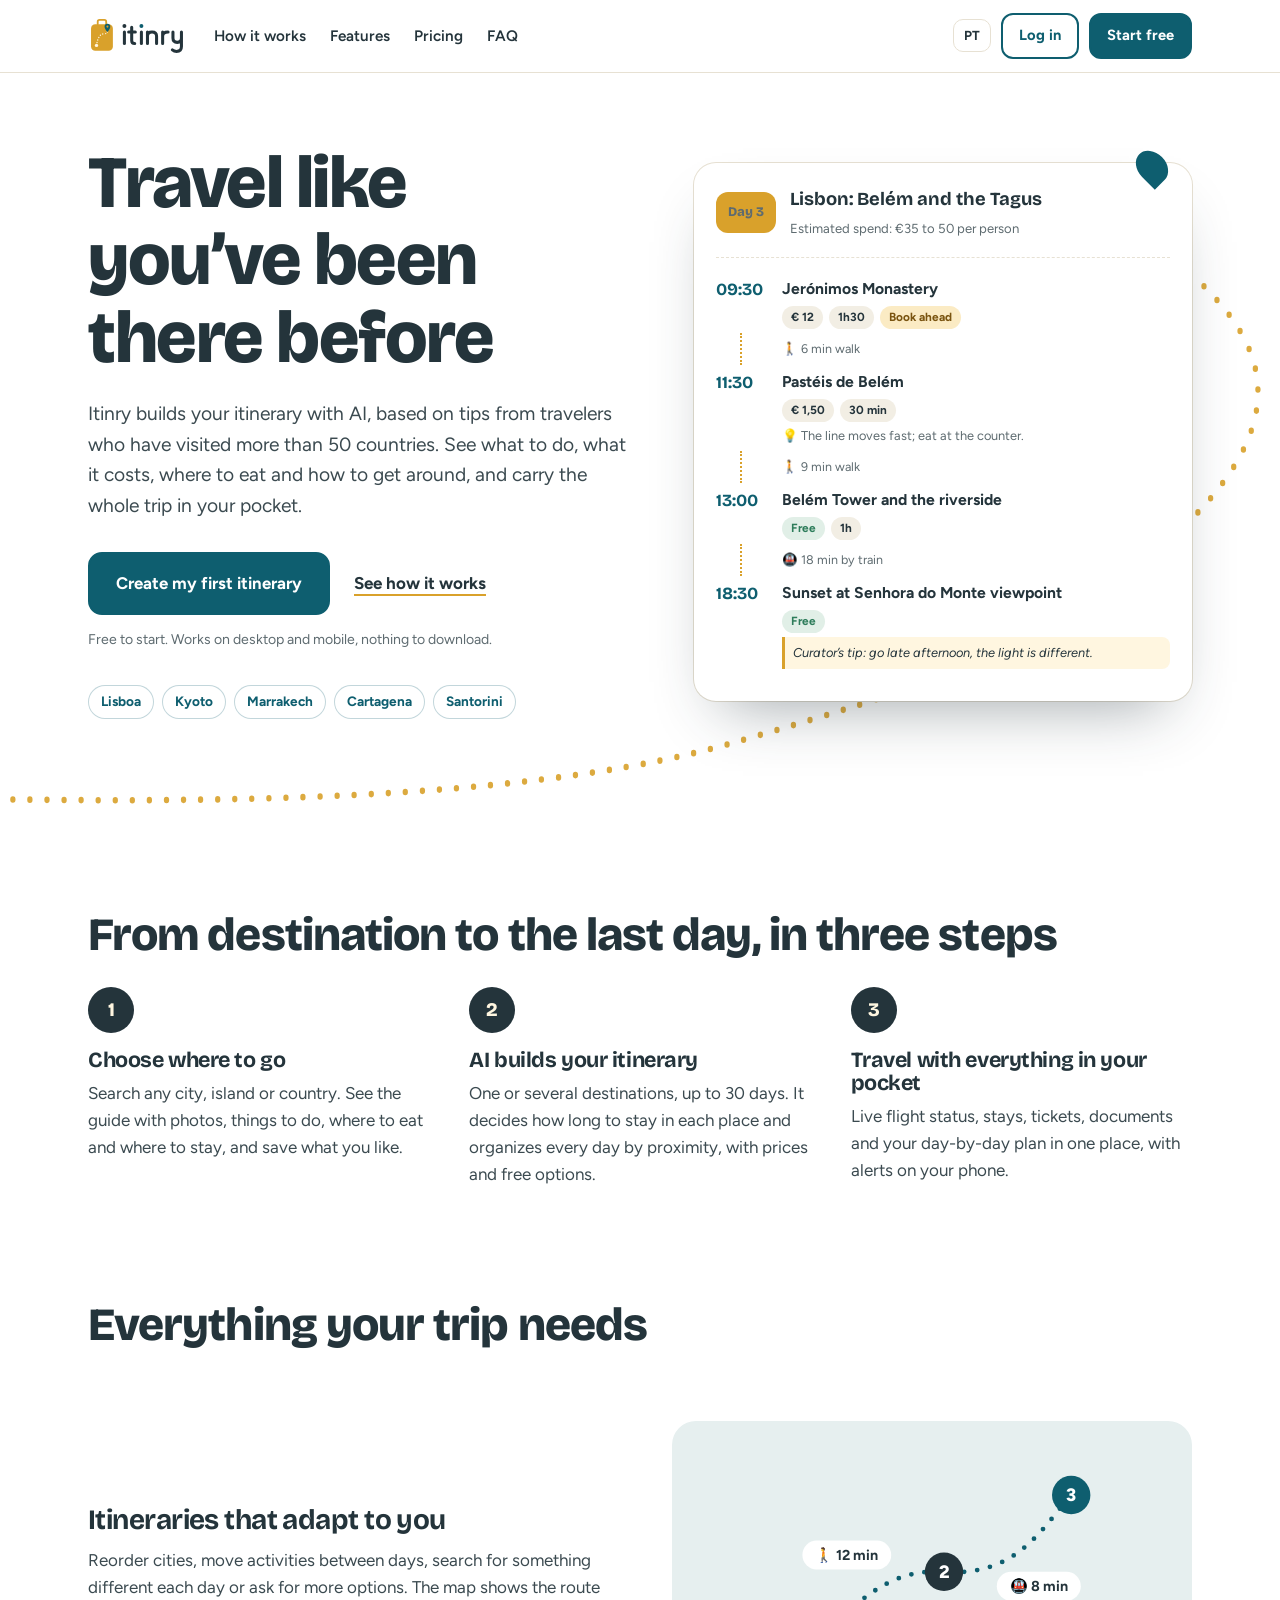
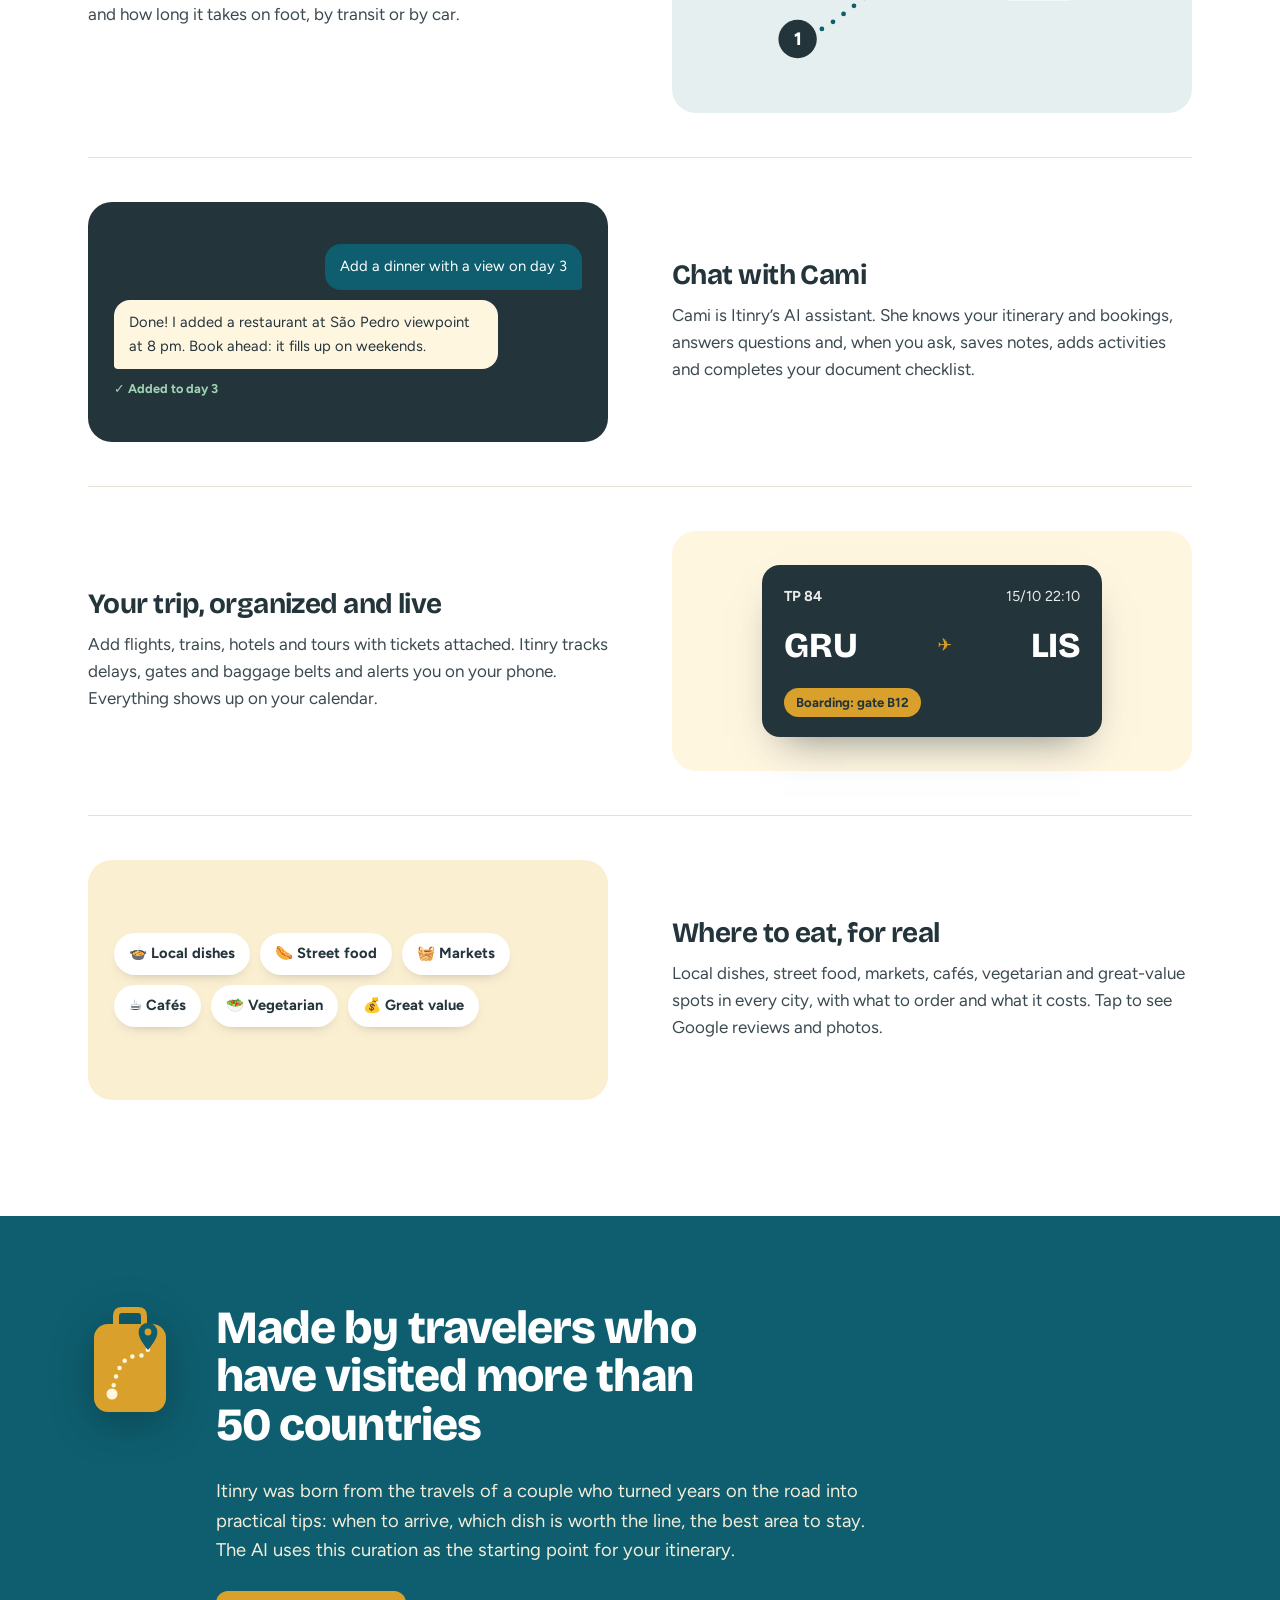
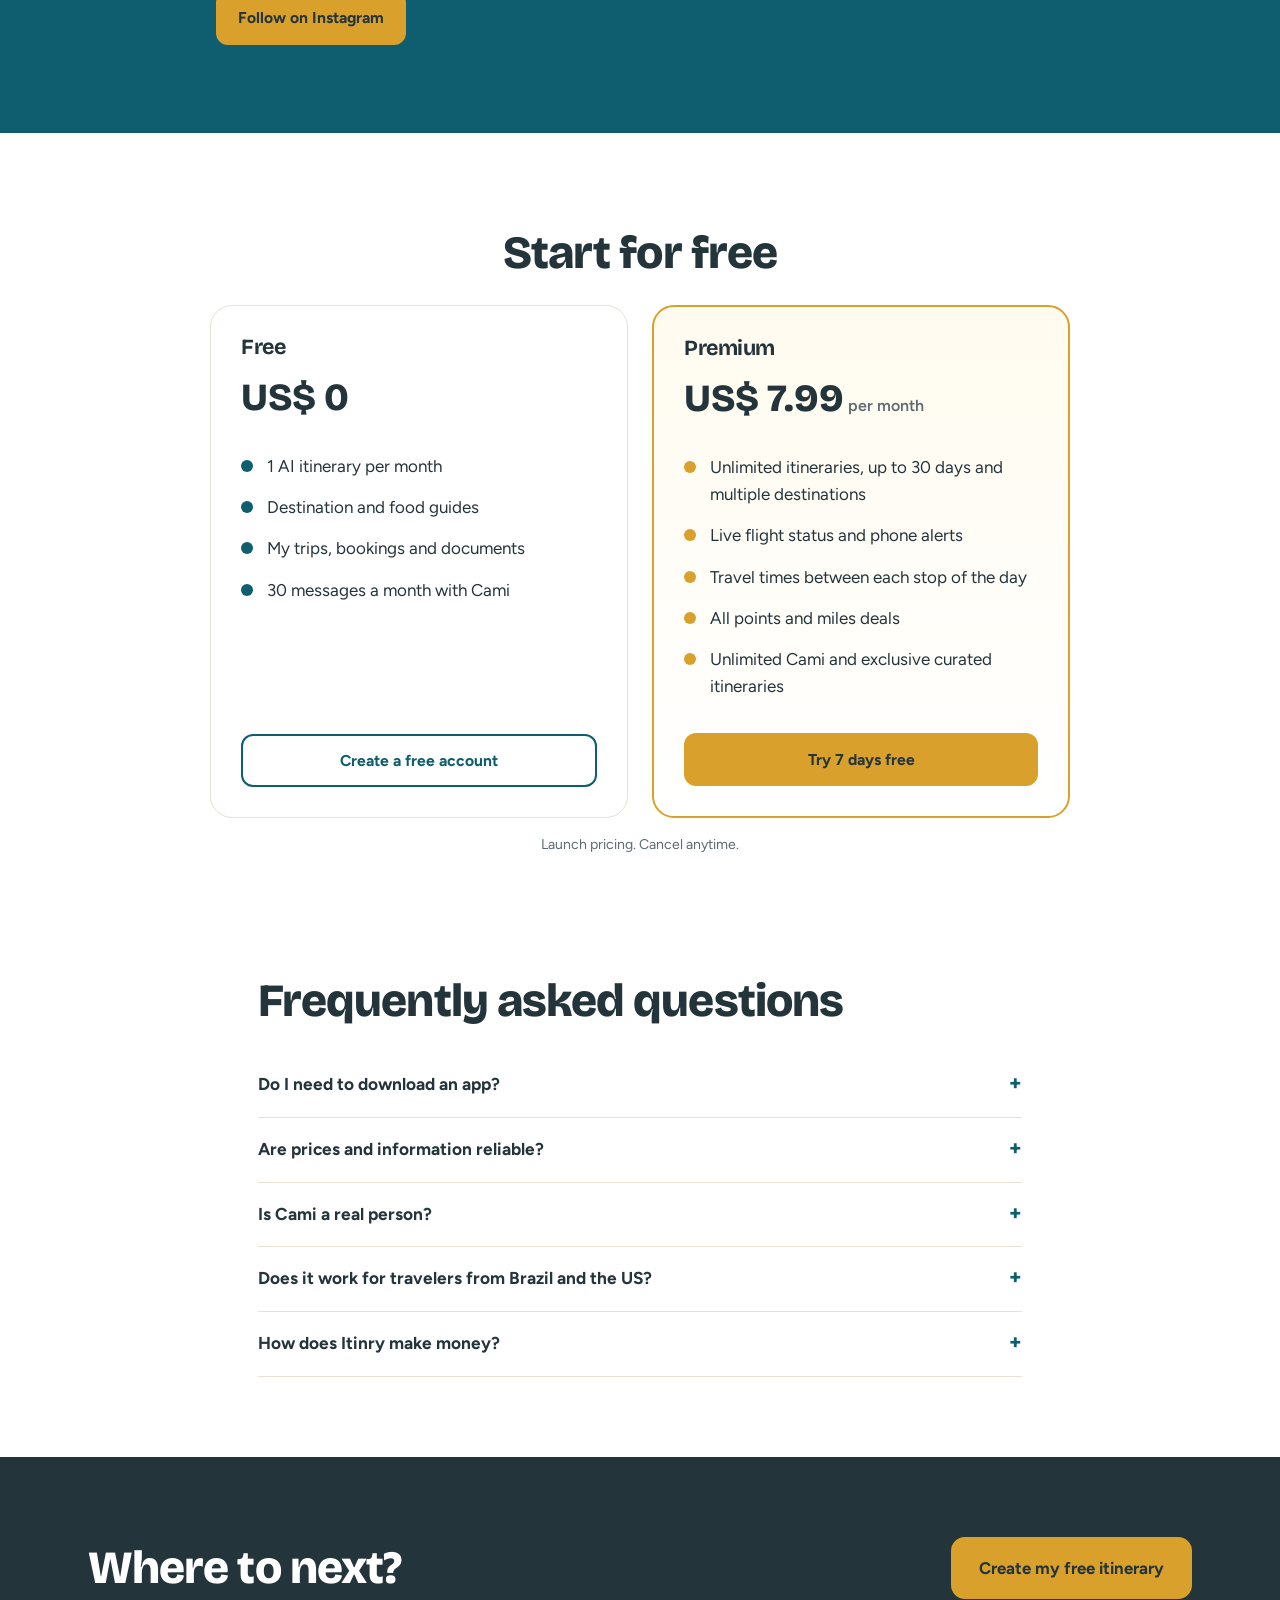
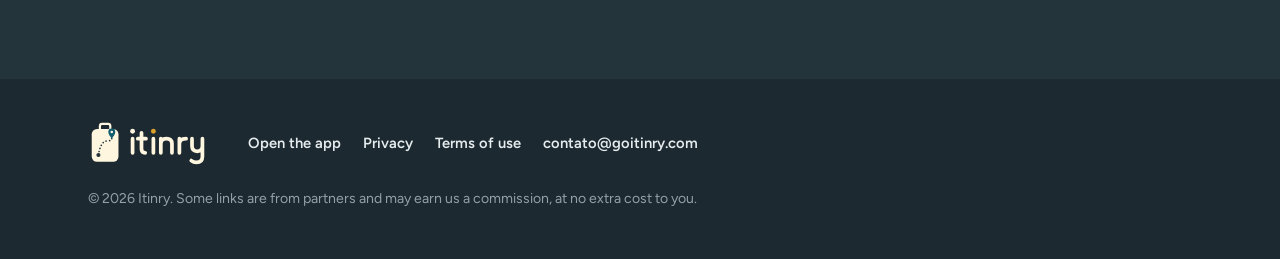
<file: index.html>
<!DOCTYPE html>
<html lang="pt-BR">
<head>
<meta charset="UTF-8">
<meta name="viewport" content="width=device-width, initial-scale=1, viewport-fit=cover">
<title>Itinry: roteiros de viagem com IA e curadoria de quem já esteve lá</title>
<meta name="description" content="Monte roteiros com IA, descubra o que fazer e onde comer, acompanhe seus voos ao vivo e tenha a viagem inteira num só lugar. Curadoria de quem já visitou mais de 50 países.">
<link rel="canonical" href="https://www.goitinry.com/">
<meta name="theme-color" content="#24343B">
<link rel="icon" href="/favicon.ico" sizes="any">
<link rel="icon" href="/icon.svg" type="image/svg+xml">
<link rel="apple-touch-icon" href="/apple-touch-icon.png">
<meta property="og:type" content="website">
<meta property="og:site_name" content="Itinry">
<meta property="og:title" content="Itinry: viaje como quem já conhece">
<meta property="og:description" content="Roteiros com IA, guias de destinos, gastronomia, voos ao vivo e a Cami, sua assistente de viagem.">
<meta property="og:image" content="https://www.goitinry.com/og.png">
<meta property="og:url" content="https://www.goitinry.com/">
<meta name="twitter:card" content="summary_large_image">
<link rel="preconnect" href="https://fonts.googleapis.com">
<link rel="preconnect" href="https://fonts.gstatic.com" crossorigin>
<link href="https://fonts.googleapis.com/css2?family=Bricolage+Grotesque:opsz,wght@12..96,500;12..96,700;12..96,800&family=Figtree:wght@400;500;600;700&display=swap" rel="stylesheet">
<link rel="stylesheet" href="/styles.css">
</head>
<body>
<a class="skip" href="#conteudo" data-i18n="skip">Pular para o conteúdo</a>

<header class="nav">
  <div class="wrap nav-in">
    <a href="/" class="nav-logo" aria-label="Itinry"><img src="/brand/itinry-horizontal-cor.svg" alt="Itinry" width="132" height="54"></a>
    <nav class="nav-links" aria-label="Seções">
      <a href="#como-funciona" data-i18n="nav.how">Como funciona</a>
      <a href="#recursos" data-i18n="nav.features">Recursos</a>
      <a href="#planos" data-i18n="nav.pricing">Planos</a>
      <a href="#perguntas" data-i18n="nav.faq">Perguntas</a>
    </nav>
    <div class="nav-actions">
      <button class="lang" type="button" data-lang-toggle aria-label="Mudar idioma">EN</button>
      <a class="btn btn-ghost" href="https://app.goitinry.com" data-i18n="nav.login">Entrar</a>
      <a class="btn" href="https://app.goitinry.com" data-i18n="nav.start">Começar grátis</a>
    </div>
  </div>
</header>

<main id="conteudo">
  <!-- ============ Abertura ============ -->
  <section class="hero">
    <svg class="route" viewBox="0 0 1200 560" preserveAspectRatio="none" aria-hidden="true">
      <path class="route-path" d="M-20 548 C 260 552, 520 545, 690 505 S 1010 430, 1125 330 S 1150 170, 1062 116"/>
    </svg>
    <div class="wrap hero-in">
      <div class="hero-copy">
        <h1 data-i18n="hero.title">Viaje como quem já conhece</h1>
        <p class="lead" data-i18n="hero.lead">O Itinry monta seu roteiro com IA a partir da curadoria de quem já visitou mais de 50 países. Você vê o que fazer, quanto custa, onde comer e como chegar, e leva a viagem inteira no bolso.</p>
        <div class="hero-cta">
          <a class="btn btn-lg" href="https://app.goitinry.com" data-i18n="hero.cta">Criar meu primeiro roteiro</a>
          <a class="link" href="#como-funciona" data-i18n="hero.secondary">Ver como funciona</a>
        </div>
        <p class="fine" data-i18n="hero.fine">Grátis para começar. Funciona no computador e no celular, sem baixar nada.</p>
        <ul class="stops" aria-label="Exemplos de destinos">
          <li>Lisboa</li><li>Kyoto</li><li>Marrakech</li><li>Cartagena</li><li>Santorini</li>
        </ul>
      </div>

      <figure class="day" aria-label="Exemplo de um dia de roteiro no Itinry">
        <div class="day-head">
          <span class="day-num" data-i18n="demo.day">Dia 3</span>
          <div>
            <b data-i18n="demo.title">Lisboa: Belém e o Tejo</b>
            <span data-i18n="demo.cost">Gasto estimado: € 35 a 50 por pessoa</span>
          </div>
        </div>
        <ol class="day-list">
          <li><time>09:30</time><div><b data-i18n="demo.i1">Mosteiro dos Jerónimos</b><span class="chips"><em>€ 12</em><em>1h30</em><em class="warn" data-i18n="demo.book">Reserve antes</em></span></div></li>
          <li class="walk"><span data-i18n="demo.w1">🚶 6 min a pé</span></li>
          <li><time>11:30</time><div><b data-i18n="demo.i2">Pastéis de Belém</b><span class="chips"><em>€ 1,50</em><em>30 min</em></span><small data-i18n="demo.tip">💡 A fila anda rápido; coma no balcão.</small></div></li>
          <li class="walk"><span data-i18n="demo.w2">🚶 9 min a pé</span></li>
          <li><time>13:00</time><div><b data-i18n="demo.i3">Torre de Belém por fora e beira-rio</b><span class="chips"><em class="free" data-i18n="demo.free">Grátis</em><em>1h</em></span></div></li>
          <li class="walk"><span data-i18n="demo.w3">🚇 18 min de trem</span></li>
          <li><time>18:30</time><div><b data-i18n="demo.i4">Pôr do sol no Miradouro da Senhora do Monte</b><span class="chips"><em class="free" data-i18n="demo.free">Grátis</em></span><small class="curator" data-i18n="demo.curator">Dica da curadoria: vá no fim da tarde, a luz é outra.</small></div></li>
        </ol>
      </figure>
    </div>
  </section>

  <!-- ============ Como funciona (sequência real) ============ -->
  <section id="como-funciona" class="steps wrap">
    <h2 data-i18n="how.title">Do destino ao último dia, em três passos</h2>
    <ol class="step-list">
      <li>
        <span class="step-n">1</span>
        <h3 data-i18n="how.s1t">Escolha para onde ir</h3>
        <p data-i18n="how.s1">Busque qualquer cidade, ilha ou país. Veja o guia com fotos, o que fazer, onde comer e onde ficar, e salve o que te interessa.</p>
      </li>
      <li>
        <span class="step-n">2</span>
        <h3 data-i18n="how.s2t">A IA monta o roteiro</h3>
        <p data-i18n="how.s2">Um ou vários destinos, até 30 dias. Ela decide quanto tempo ficar em cada lugar e organiza cada dia por proximidade, com preços e o que é grátis.</p>
      </li>
      <li>
        <span class="step-n">3</span>
        <h3 data-i18n="how.s3t">Viaje com tudo no bolso</h3>
        <p data-i18n="how.s3">Voos com status ao vivo, hospedagem, ingressos, documentos e o dia a dia da viagem num só lugar, com avisos no celular.</p>
      </li>
    </ol>
  </section>

  <!-- ============ Recursos ============ -->
  <section id="recursos" class="features">
    <div class="wrap">
      <h2 data-i18n="feat.title">Tudo o que a viagem pede</h2>

      <div class="feat">
        <div class="feat-text">
          <h3 data-i18n="feat.f1t">Roteiros que se ajustam a você</h3>
          <p data-i18n="feat.f1">Mude a ordem das cidades, troque passeios de dia, procure algo diferente para cada dia ou peça mais opções. O mapa mostra a rota e quanto tempo leva a pé, de transporte público ou de carro.</p>
        </div>
        <div class="feat-art art-map" aria-hidden="true">
          <svg viewBox="0 0 320 200" role="presentation">
            <path d="M48 160 C 90 150, 110 100, 170 104 S 250 70, 276 40" fill="none" stroke="#0E5E6F" stroke-width="4" stroke-linecap="round" stroke-dasharray="0 11"/>
            <g font-family="Figtree, sans-serif" font-weight="800" font-size="15" text-anchor="middle">
              <circle cx="48" cy="160" r="16" fill="#24343B"/><text x="48" y="165" fill="#fff">1</text>
              <circle cx="170" cy="104" r="16" fill="#24343B"/><text x="170" y="109" fill="#fff">2</text>
              <circle cx="276" cy="40" r="16" fill="#0E5E6F"/><text x="276" y="45" fill="#fff">3</text>
            </g>
            <g font-family="Figtree, sans-serif" font-weight="700" font-size="12">
              <rect x="52" y="78" width="74" height="24" rx="12" fill="#fff"/><text x="89" y="94" text-anchor="middle" fill="#24343B">🚶 12 min</text>
              <rect x="214" y="104" width="70" height="24" rx="12" fill="#fff"/><text x="249" y="120" text-anchor="middle" fill="#24343B">🚇 8 min</text>
            </g>
          </svg>
        </div>
      </div>

      <div class="feat rev">
        <div class="feat-text">
          <h3 data-i18n="feat.f2t">Converse com a Cami</h3>
          <p data-i18n="feat.f2">A Cami é a assistente com IA do Itinry. Ela conhece seu roteiro e suas reservas, responde dúvidas e, se você pedir, salva notas, adiciona atividades e completa sua lista de documentos.</p>
        </div>
        <div class="feat-art art-chat" aria-hidden="true">
          <p class="bub me" data-i18n="feat.chat1">Adicione um jantar com vista no dia 3</p>
          <p class="bub cami" data-i18n="feat.chat2">Feito! Coloquei um restaurante no Miradouro de São Pedro às 20h. Reserve antes: lota no fim de semana.</p>
          <p class="done" data-i18n="feat.chat3">✓ Adicionado ao dia 3</p>
        </div>
      </div>

      <div class="feat">
        <div class="feat-text">
          <h3 data-i18n="feat.f3t">Sua viagem, organizada e ao vivo</h3>
          <p data-i18n="feat.f3">Cadastre voos, trens, hotéis e passeios com os ingressos anexados. O Itinry acompanha atrasos, portão e esteira de bagagem e te avisa no celular. Tudo aparece no calendário.</p>
        </div>
        <div class="feat-art art-pass" aria-hidden="true">
          <div class="pass">
            <div class="pass-top"><b>TP 84</b><span>15/10 22:10</span></div>
            <div class="pass-route"><span>GRU</span><i>✈</i><span>LIS</span></div>
            <span class="status" data-i18n="feat.gate">Embarque: portão B12</span>
          </div>
        </div>
      </div>

      <div class="feat rev">
        <div class="feat-text">
          <h3 data-i18n="feat.f4t">Onde comer, de verdade</h3>
          <p data-i18n="feat.f4">Pratos típicos, comida de rua, mercados, cafés, vegetariano e bom e barato em cada cidade, com o que pedir e quanto custa. Clique e veja as avaliações e fotos do Google.</p>
        </div>
        <div class="feat-art art-food" aria-hidden="true">
          <span data-i18n="feat.food1">🍲 Pratos típicos</span><span data-i18n="feat.food2">🌭 Comida de rua</span><span data-i18n="feat.food3">🧺 Mercados</span>
          <span data-i18n="feat.food4">☕ Cafés</span><span data-i18n="feat.food5">🥗 Vegetariano</span><span data-i18n="feat.food6">💰 Bom e barato</span>
        </div>
      </div>
    </div>
  </section>

  <!-- ============ Curadoria ============ -->
  <section class="curator">
    <div class="wrap curator-in">
      <img src="/brand/itinry-simbolo-cor.svg" alt="" width="84" height="112" class="curator-mark">
      <div>
        <h2 data-i18n="cur.title">Feito por quem já esteve em mais de 50 países</h2>
        <p data-i18n="cur.text">O Itinry nasceu das viagens de um casal que transformou anos de estrada em dicas práticas: a hora certa de chegar, o prato que vale a fila, o bairro bom para ficar. A IA usa essa curadoria como base para montar o seu roteiro.</p>
        <a class="btn btn-sun" href="https://www.instagram.com/" data-instagram data-i18n="cur.cta">Acompanhe no Instagram</a>
      </div>
    </div>
  </section>

  <!-- ============ Planos ============ -->
  <section id="planos" class="pricing wrap">
    <h2 data-i18n="price.title">Comece grátis</h2>
    <div class="plans">
      <div class="plan">
        <h3 data-i18n="price.free">Grátis</h3>
        <p class="price" data-i18n="price.freeprice">R$ 0</p>
        <ul>
          <li data-i18n="price.f1">1 roteiro com IA por mês</li>
          <li data-i18n="price.f2">Guias de destinos e gastronomia</li>
          <li data-i18n="price.f3">Minhas viagens, reservas e documentos</li>
          <li data-i18n="price.f4">30 mensagens por mês com a Cami</li>
        </ul>
        <a class="btn btn-ghost" href="https://app.goitinry.com" data-i18n="price.freecta">Criar conta grátis</a>
      </div>
      <div class="plan plan-pro">
        <h3>Premium</h3>
        <p class="price"><span data-i18n="price.proprice">R$ 29,90</span><small data-i18n="price.month"> por mês</small></p>
        <ul>
          <li data-i18n="price.p1">Roteiros ilimitados, até 30 dias e vários destinos</li>
          <li data-i18n="price.p2">Status de voo ao vivo e avisos no celular</li>
          <li data-i18n="price.p3">Tempo de trajeto entre os pontos do dia</li>
          <li data-i18n="price.p4">Todas as ofertas de pontos e milhas</li>
          <li data-i18n="price.p5">Cami sem limite e roteiros exclusivos da curadoria</li>
        </ul>
        <a class="btn btn-sun" href="https://app.goitinry.com" data-i18n="price.procta">Testar 7 dias grátis</a>
      </div>
    </div>
    <p class="fine center" data-i18n="price.note">Valores de lançamento. Cancele quando quiser.</p>
  </section>

  <!-- ============ Perguntas ============ -->
  <section id="perguntas" class="faq wrap">
    <h2 data-i18n="faq.title">Perguntas frequentes</h2>
    <details><summary data-i18n="faq.q1">Preciso baixar um aplicativo?</summary><p data-i18n="faq.a1">Não. O Itinry funciona no navegador do computador e do celular. Se quiser, instale na tela inicial: ele abre como um app, funciona sem internet e envia avisos.</p></details>
    <details><summary data-i18n="faq.q2">Os preços e informações são confiáveis?</summary><p data-i18n="faq.a2">Os roteiros partem da curadoria e de lugares reais, e os preços são faixas aproximadas. Horários e regras mudam, por isso indicamos sempre conferir no site oficial antes de ir.</p></details>
    <details><summary data-i18n="faq.q3">A Cami é uma pessoa?</summary><p data-i18n="faq.a3">Não. A Cami é uma assistente com inteligência artificial, inspirada na curadoria do Itinry. Ela pode errar, então confirme informações importantes.</p></details>
    <details><summary data-i18n="faq.q4">Serve para quem viaja do Brasil e dos Estados Unidos?</summary><p data-i18n="faq.a4">Sim. Você informa seu passaporte e o Itinry ajusta documentos, moeda e ofertas de pontos para o seu país.</p></details>
    <details><summary data-i18n="faq.q5">Como o Itinry ganha dinheiro?</summary><p data-i18n="faq.a5">Com o plano Premium e com comissões de parceiros como sites de hotéis e passeios. Você não paga nada a mais por reservar pelos nossos links.</p></details>
  </section>

  <section class="final">
    <div class="wrap final-in">
      <h2 data-i18n="final.title">Para onde vamos?</h2>
      <a class="btn btn-sun btn-lg" href="https://app.goitinry.com" data-i18n="final.cta">Criar meu roteiro grátis</a>
    </div>
  </section>
</main>

<footer class="foot">
  <div class="wrap foot-in">
    <img src="/brand/itinry-horizontal-fundo-escuro.svg" alt="Itinry" width="120" height="49">
    <nav aria-label="Rodapé">
      <a href="https://app.goitinry.com" data-i18n="foot.app">Abrir o app</a>
      <a href="/privacidade.html" data-i18n="foot.privacy">Privacidade</a>
      <a href="/termos.html" data-i18n="foot.terms">Termos de uso</a>
      <a href="mailto:contato@goitinry.com">contato@goitinry.com</a>
    </nav>
    <p class="fine" data-i18n="foot.copy">© 2026 Itinry. Alguns links são de parceiros e podem gerar comissão, sem custo extra para você.</p>
  </div>
</footer>

<script src="/app.js" defer></script>
</body>
</html>
</file>
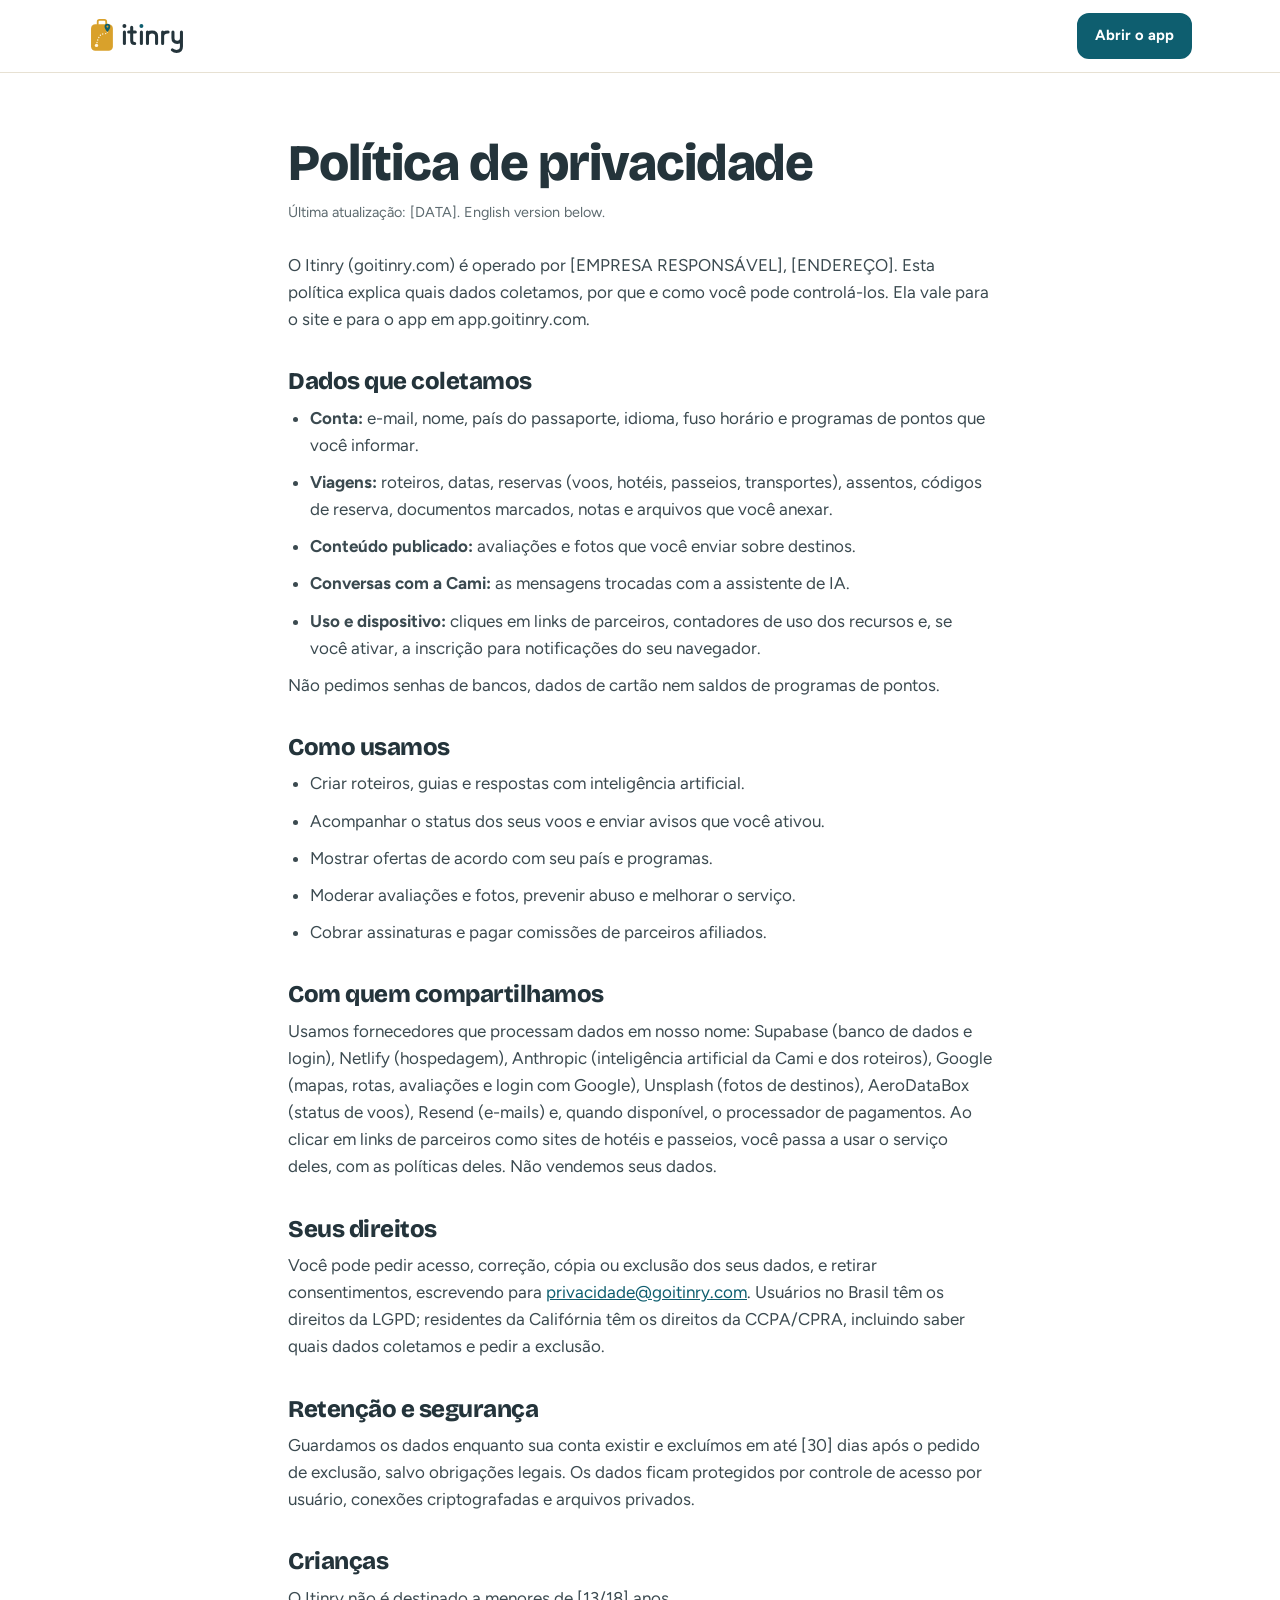
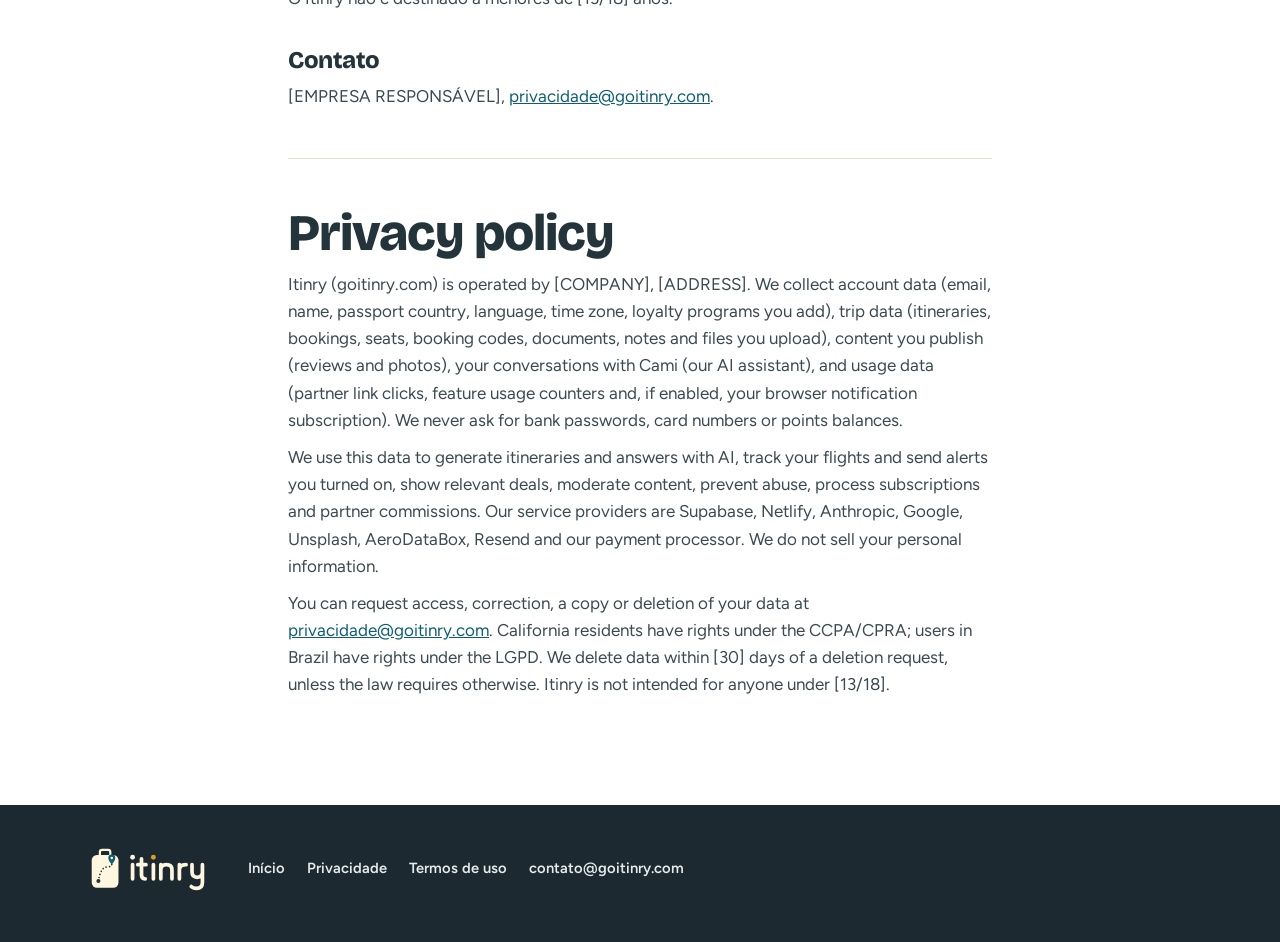
<file: privacidade.html>
<!DOCTYPE html>
<html lang="pt-BR">
<head>
<meta charset="UTF-8">
<meta name="viewport" content="width=device-width, initial-scale=1">
<title>Política de privacidade | Itinry</title>
<meta name="description" content="Como o Itinry coleta, usa e protege seus dados.">
<link rel="canonical" href="https://www.goitinry.com/privacidade.html">
<link rel="icon" href="/favicon.ico" sizes="any">
<link rel="icon" href="/icon.svg" type="image/svg+xml">
<link rel="preconnect" href="https://fonts.googleapis.com">
<link href="https://fonts.googleapis.com/css2?family=Bricolage+Grotesque:opsz,wght@12..96,700;12..96,800&family=Figtree:wght@400;600;700&display=swap" rel="stylesheet">
<link rel="stylesheet" href="/styles.css">
</head>
<body>
<!-- MODELO: revise com um advogado antes de publicar e preencha os campos entre colchetes. -->
<header class="nav"><div class="wrap nav-in">
  <a href="/" class="nav-logo" aria-label="Itinry"><img src="/brand/itinry-horizontal-cor.svg" alt="Itinry" width="132" height="54"></a>
  <div class="nav-actions" style="margin-left:auto"><a class="btn" href="https://app.goitinry.com">Abrir o app</a></div>
</div></header>
<main class="doc">

<h1>Política de privacidade</h1>
<p class="updated">Última atualização: [DATA]. English version below.</p>

<p>O Itinry (goitinry.com) é operado por [EMPRESA RESPONSÁVEL], [ENDEREÇO]. Esta política explica quais dados coletamos, por que e como você pode controlá-los. Ela vale para o site e para o app em app.goitinry.com.</p>

<h2>Dados que coletamos</h2>
<ul>
  <li><b>Conta:</b> e-mail, nome, país do passaporte, idioma, fuso horário e programas de pontos que você informar.</li>
  <li><b>Viagens:</b> roteiros, datas, reservas (voos, hotéis, passeios, transportes), assentos, códigos de reserva, documentos marcados, notas e arquivos que você anexar.</li>
  <li><b>Conteúdo publicado:</b> avaliações e fotos que você enviar sobre destinos.</li>
  <li><b>Conversas com a Cami:</b> as mensagens trocadas com a assistente de IA.</li>
  <li><b>Uso e dispositivo:</b> cliques em links de parceiros, contadores de uso dos recursos e, se você ativar, a inscrição para notificações do seu navegador.</li>
</ul>
<p>Não pedimos senhas de bancos, dados de cartão nem saldos de programas de pontos.</p>

<h2>Como usamos</h2>
<ul>
  <li>Criar roteiros, guias e respostas com inteligência artificial.</li>
  <li>Acompanhar o status dos seus voos e enviar avisos que você ativou.</li>
  <li>Mostrar ofertas de acordo com seu país e programas.</li>
  <li>Moderar avaliações e fotos, prevenir abuso e melhorar o serviço.</li>
  <li>Cobrar assinaturas e pagar comissões de parceiros afiliados.</li>
</ul>

<h2>Com quem compartilhamos</h2>
<p>Usamos fornecedores que processam dados em nosso nome: Supabase (banco de dados e login), Netlify (hospedagem), Anthropic (inteligência artificial da Cami e dos roteiros), Google (mapas, rotas, avaliações e login com Google), Unsplash (fotos de destinos), AeroDataBox (status de voos), Resend (e-mails) e, quando disponível, o processador de pagamentos. Ao clicar em links de parceiros como sites de hotéis e passeios, você passa a usar o serviço deles, com as políticas deles. Não vendemos seus dados.</p>

<h2>Seus direitos</h2>
<p>Você pode pedir acesso, correção, cópia ou exclusão dos seus dados, e retirar consentimentos, escrevendo para <a href="mailto:privacidade@goitinry.com">privacidade@goitinry.com</a>. Usuários no Brasil têm os direitos da LGPD; residentes da Califórnia têm os direitos da CCPA/CPRA, incluindo saber quais dados coletamos e pedir a exclusão.</p>

<h2>Retenção e segurança</h2>
<p>Guardamos os dados enquanto sua conta existir e excluímos em até [30] dias após o pedido de exclusão, salvo obrigações legais. Os dados ficam protegidos por controle de acesso por usuário, conexões criptografadas e arquivos privados.</p>

<h2>Crianças</h2>
<p>O Itinry não é destinado a menores de [13/18] anos.</p>

<h2>Contato</h2>
<p>[EMPRESA RESPONSÁVEL], <a href="mailto:privacidade@goitinry.com">privacidade@goitinry.com</a>.</p>

<hr style="border:none;border-top:1px solid var(--line);margin:48px 0">
<h1 lang="en">Privacy policy</h1>
<div lang="en">
<p>Itinry (goitinry.com) is operated by [COMPANY], [ADDRESS]. We collect account data (email, name, passport country, language, time zone, loyalty programs you add), trip data (itineraries, bookings, seats, booking codes, documents, notes and files you upload), content you publish (reviews and photos), your conversations with Cami (our AI assistant), and usage data (partner link clicks, feature usage counters and, if enabled, your browser notification subscription). We never ask for bank passwords, card numbers or points balances.</p>
<p>We use this data to generate itineraries and answers with AI, track your flights and send alerts you turned on, show relevant deals, moderate content, prevent abuse, process subscriptions and partner commissions. Our service providers are Supabase, Netlify, Anthropic, Google, Unsplash, AeroDataBox, Resend and our payment processor. We do not sell your personal information.</p>
<p>You can request access, correction, a copy or deletion of your data at <a href="mailto:privacidade@goitinry.com">privacidade@goitinry.com</a>. California residents have rights under the CCPA/CPRA; users in Brazil have rights under the LGPD. We delete data within [30] days of a deletion request, unless the law requires otherwise. Itinry is not intended for anyone under [13/18].</p>
</div>
</main>
<footer class="foot"><div class="wrap foot-in">
  <img src="/brand/itinry-horizontal-fundo-escuro.svg" alt="Itinry" width="120" height="49">
  <nav aria-label="Rodapé"><a href="/">Início</a><a href="/privacidade.html">Privacidade</a><a href="/termos.html">Termos de uso</a><a href="mailto:contato@goitinry.com">contato@goitinry.com</a></nav>
</div></footer>
</body>
</html>
</file>
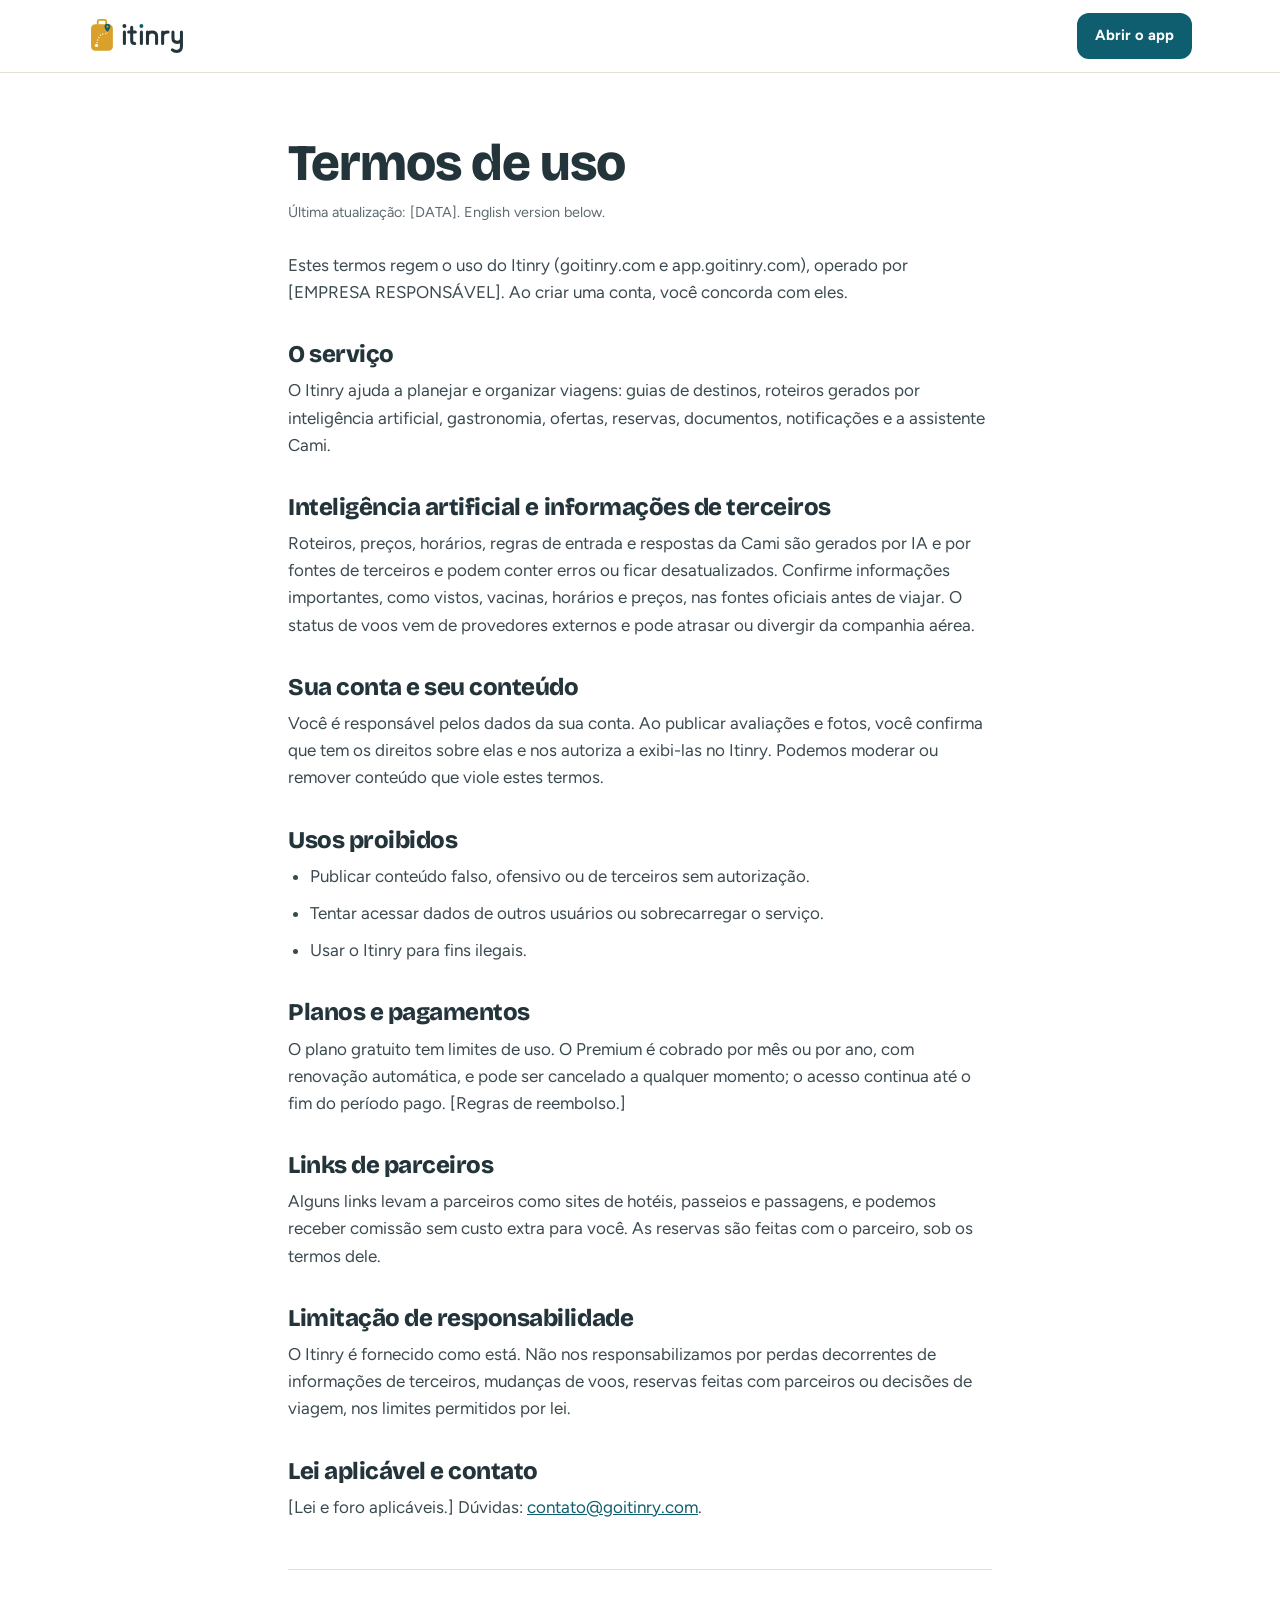
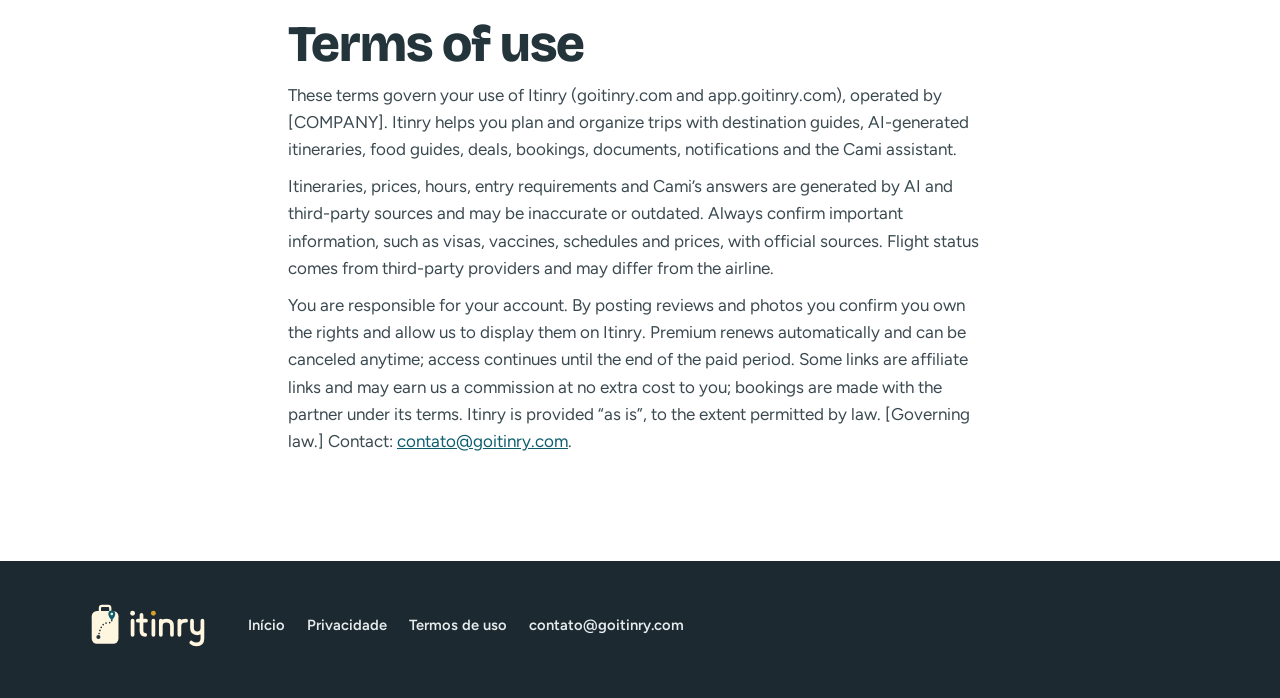
<file: termos.html>
<!DOCTYPE html>
<html lang="pt-BR">
<head>
<meta charset="UTF-8">
<meta name="viewport" content="width=device-width, initial-scale=1">
<title>Termos de uso | Itinry</title>
<meta name="description" content="Regras de uso do Itinry.">
<link rel="canonical" href="https://www.goitinry.com/termos.html">
<link rel="icon" href="/favicon.ico" sizes="any">
<link rel="icon" href="/icon.svg" type="image/svg+xml">
<link rel="preconnect" href="https://fonts.googleapis.com">
<link href="https://fonts.googleapis.com/css2?family=Bricolage+Grotesque:opsz,wght@12..96,700;12..96,800&family=Figtree:wght@400;600;700&display=swap" rel="stylesheet">
<link rel="stylesheet" href="/styles.css">
</head>
<body>
<!-- MODELO: revise com um advogado antes de publicar e preencha os campos entre colchetes. -->
<header class="nav"><div class="wrap nav-in">
  <a href="/" class="nav-logo" aria-label="Itinry"><img src="/brand/itinry-horizontal-cor.svg" alt="Itinry" width="132" height="54"></a>
  <div class="nav-actions" style="margin-left:auto"><a class="btn" href="https://app.goitinry.com">Abrir o app</a></div>
</div></header>
<main class="doc">

<h1>Termos de uso</h1>
<p class="updated">Última atualização: [DATA]. English version below.</p>

<p>Estes termos regem o uso do Itinry (goitinry.com e app.goitinry.com), operado por [EMPRESA RESPONSÁVEL]. Ao criar uma conta, você concorda com eles.</p>

<h2>O serviço</h2>
<p>O Itinry ajuda a planejar e organizar viagens: guias de destinos, roteiros gerados por inteligência artificial, gastronomia, ofertas, reservas, documentos, notificações e a assistente Cami.</p>

<h2>Inteligência artificial e informações de terceiros</h2>
<p>Roteiros, preços, horários, regras de entrada e respostas da Cami são gerados por IA e por fontes de terceiros e podem conter erros ou ficar desatualizados. Confirme informações importantes, como vistos, vacinas, horários e preços, nas fontes oficiais antes de viajar. O status de voos vem de provedores externos e pode atrasar ou divergir da companhia aérea.</p>

<h2>Sua conta e seu conteúdo</h2>
<p>Você é responsável pelos dados da sua conta. Ao publicar avaliações e fotos, você confirma que tem os direitos sobre elas e nos autoriza a exibi-las no Itinry. Podemos moderar ou remover conteúdo que viole estes termos.</p>

<h2>Usos proibidos</h2>
<ul><li>Publicar conteúdo falso, ofensivo ou de terceiros sem autorização.</li><li>Tentar acessar dados de outros usuários ou sobrecarregar o serviço.</li><li>Usar o Itinry para fins ilegais.</li></ul>

<h2>Planos e pagamentos</h2>
<p>O plano gratuito tem limites de uso. O Premium é cobrado por mês ou por ano, com renovação automática, e pode ser cancelado a qualquer momento; o acesso continua até o fim do período pago. [Regras de reembolso.]</p>

<h2>Links de parceiros</h2>
<p>Alguns links levam a parceiros como sites de hotéis, passeios e passagens, e podemos receber comissão sem custo extra para você. As reservas são feitas com o parceiro, sob os termos dele.</p>

<h2>Limitação de responsabilidade</h2>
<p>O Itinry é fornecido como está. Não nos responsabilizamos por perdas decorrentes de informações de terceiros, mudanças de voos, reservas feitas com parceiros ou decisões de viagem, nos limites permitidos por lei.</p>

<h2>Lei aplicável e contato</h2>
<p>[Lei e foro aplicáveis.] Dúvidas: <a href="mailto:contato@goitinry.com">contato@goitinry.com</a>.</p>

<hr style="border:none;border-top:1px solid var(--line);margin:48px 0">
<h1 lang="en">Terms of use</h1>
<div lang="en">
<p>These terms govern your use of Itinry (goitinry.com and app.goitinry.com), operated by [COMPANY]. Itinry helps you plan and organize trips with destination guides, AI-generated itineraries, food guides, deals, bookings, documents, notifications and the Cami assistant.</p>
<p>Itineraries, prices, hours, entry requirements and Cami’s answers are generated by AI and third-party sources and may be inaccurate or outdated. Always confirm important information, such as visas, vaccines, schedules and prices, with official sources. Flight status comes from third-party providers and may differ from the airline.</p>
<p>You are responsible for your account. By posting reviews and photos you confirm you own the rights and allow us to display them on Itinry. Premium renews automatically and can be canceled anytime; access continues until the end of the paid period. Some links are affiliate links and may earn us a commission at no extra cost to you; bookings are made with the partner under its terms. Itinry is provided “as is”, to the extent permitted by law. [Governing law.] Contact: <a href="mailto:contato@goitinry.com">contato@goitinry.com</a>.</p>
</div>
</main>
<footer class="foot"><div class="wrap foot-in">
  <img src="/brand/itinry-horizontal-fundo-escuro.svg" alt="Itinry" width="120" height="49">
  <nav aria-label="Rodapé"><a href="/">Início</a><a href="/privacidade.html">Privacidade</a><a href="/termos.html">Termos de uso</a><a href="mailto:contato@goitinry.com">contato@goitinry.com</a></nav>
</div></footer>
</body>
</html>
</file>
<file: styles.css>
:root{
  --petroleo:#0E5E6F; --mostarda:#D9A12B; --grafite:#24343B; --creme:#FFF6E0;
  --white:#fff; --mute:#5E6B70; --line:#E7E1D3; --free:#2E7D5B;
  --display:'Bricolage Grotesque',system-ui,sans-serif; --body:'Figtree',system-ui,sans-serif;
}
*{box-sizing:border-box;margin:0;padding:0}
html{scroll-behavior:smooth;scroll-padding-top:84px}
body{font-family:var(--body);color:var(--grafite);background:var(--white);line-height:1.6;font-size:17px;-webkit-font-smoothing:antialiased}
img{max-width:100%;height:auto}
a{color:var(--petroleo)}
:focus-visible{outline:3px solid var(--mostarda);outline-offset:3px;border-radius:6px}
.wrap{max-width:1160px;margin:0 auto;padding:0 28px}
.skip{position:absolute;left:-999px;top:8px;background:var(--grafite);color:#fff;padding:8px 12px;border-radius:8px;z-index:99}
.skip:focus{left:8px}
h1,h2,h3{font-family:var(--display);line-height:1.05;letter-spacing:-.02em;color:var(--grafite)}
h1{font-size:clamp(2.7rem,6vw,4.6rem);font-weight:800}
h2{font-size:clamp(2rem,3.6vw,2.9rem);font-weight:800;margin-bottom:28px}
h3{font-size:1.35rem;font-weight:700}
.fine{font-size:.88rem;color:var(--mute)}
.center{text-align:center}

/* botões */
.btn{display:inline-flex;align-items:center;justify-content:center;gap:8px;background:var(--petroleo);color:#fff;font-weight:700;font-size:.98rem;text-decoration:none;padding:12px 20px;border-radius:12px;border:2px solid var(--petroleo);transition:filter .15s}
.btn:hover{filter:brightness(1.08)}
.btn-ghost{background:transparent;color:var(--petroleo)}
.btn-sun{background:var(--mostarda);border-color:var(--mostarda);color:var(--grafite)}
.btn-lg{padding:16px 26px;font-size:1.05rem;border-radius:14px}
.link{font-weight:700;color:var(--grafite);text-decoration-thickness:2px;text-underline-offset:5px;text-decoration-color:var(--mostarda)}

/* navegação */
.nav{position:sticky;top:0;z-index:20;background:rgba(255,255,255,.92);backdrop-filter:blur(10px);border-bottom:1px solid var(--line)}
.nav-in{display:flex;align-items:center;gap:28px;height:72px}
.nav-logo img{height:40px;width:auto;display:block}
.nav-links{display:flex;gap:24px;margin-right:auto}
.nav-links a{color:var(--grafite);text-decoration:none;font-weight:600;font-size:.95rem}
.nav-links a:hover{color:var(--petroleo)}
.nav-actions{display:flex;align-items:center;gap:10px}
.nav-actions .btn{padding:9px 16px;font-size:.92rem}
.lang{background:none;border:1.5px solid var(--line);border-radius:10px;padding:8px 10px;font:700 .82rem var(--body);color:var(--grafite);cursor:pointer}

/* abertura */
.hero{position:relative;overflow:hidden;padding:72px 0 96px}
.route{position:absolute;inset:0;width:100%;height:100%;pointer-events:none}
.route-path{fill:none;stroke:var(--mostarda);stroke-width:5;stroke-linecap:round;stroke-dasharray:0 16;opacity:.85}
.hero-in{position:relative;display:grid;grid-template-columns:1.05fr .95fr;gap:56px;align-items:center}
.hero-copy h1{max-width:12ch}
.lead{font-size:1.2rem;color:#3B4A50;margin:22px 0 30px;max-width:46ch}
.hero-cta{display:flex;align-items:center;gap:24px;flex-wrap:wrap}
.hero-copy .fine{margin-top:14px}
.stops{list-style:none;display:flex;flex-wrap:wrap;gap:8px;margin-top:34px}
.stops li{font-weight:700;font-size:.85rem;color:var(--petroleo);background:var(--white);border:1.5px solid rgba(14,94,111,.25);border-radius:30px;padding:5px 12px}

/* o dia de exemplo */
.day{background:var(--white);border-radius:22px;box-shadow:0 30px 60px -28px rgba(36,52,59,.45),0 0 0 1px var(--line);padding:22px;position:relative}
.day::before{content:"";position:absolute;right:26px;top:-14px;width:28px;height:36px;background:var(--petroleo);border-radius:50% 50% 50% 0;transform:rotate(-45deg)}
.day-head{display:flex;gap:14px;align-items:center;padding-bottom:16px;border-bottom:1.5px dashed var(--line)}
.day-num{background:var(--mostarda);color:var(--grafite);font-family:var(--display);font-weight:800;border-radius:12px;padding:10px 12px;white-space:nowrap}
.day-head b{display:block;font-family:var(--display);font-size:1.15rem}
.day-head span{font-size:.82rem;color:var(--mute)}
.day-list{list-style:none;margin-top:8px}
.day-list>li{display:grid;grid-template-columns:54px 1fr;gap:12px;padding:10px 0}
.day-list time{font-family:var(--display);font-weight:700;color:var(--petroleo)}
.day-list b{display:block;font-size:.98rem}
.day-list small{display:block;font-size:.8rem;color:var(--mute);margin-top:4px}
.day-list small.curator{color:var(--grafite);background:var(--creme);border-left:3px solid var(--mostarda);padding:6px 8px;border-radius:0 8px 8px 0;font-style:italic}
.chips{display:flex;flex-wrap:wrap;gap:6px;margin-top:5px}
.chips em{font-style:normal;font-size:.74rem;font-weight:700;background:#F2EEE4;color:var(--grafite);border-radius:20px;padding:2px 9px}
.chips em.free{background:#E1EFE7;color:var(--free)}
.chips em.warn{background:#FBEBC4;color:#7A5410}
.day-list li.walk{display:block;padding:0 0 0 66px;font-size:.78rem;color:var(--mute);position:relative}
.day-list li.walk::before{content:"";position:absolute;left:24px;top:-6px;bottom:-6px;border-left:2px dotted var(--mostarda)}

/* como funciona */
.steps{padding:96px 28px 40px}
.step-list{list-style:none;display:grid;grid-template-columns:repeat(3,1fr);gap:40px;counter-reset:s}
.step-n{display:inline-flex;width:46px;height:46px;border-radius:50%;background:var(--grafite);color:var(--creme);font-family:var(--display);font-weight:800;font-size:1.2rem;align-items:center;justify-content:center;margin-bottom:16px}
.step-list h3{margin-bottom:8px}
.step-list p{color:#3B4A50}

/* recursos */
.features{padding:72px 0}
.feat{display:grid;grid-template-columns:1fr 1fr;gap:64px;align-items:center;padding:44px 0}
.feat+.feat{border-top:1px solid var(--line)}
.feat.rev .feat-text{order:2}
.feat-text h3{font-size:1.75rem;margin-bottom:12px}
.feat-text p{color:#3B4A50;max-width:48ch}
.feat-art{border-radius:24px;min-height:240px;position:relative;padding:26px}
.art-map{background:#E6EFEF;overflow:hidden}
.art-map{display:flex;align-items:center;justify-content:center}
.art-map svg{width:100%;height:auto;max-height:240px}
.pin{position:absolute;width:34px;height:34px;border-radius:50%;background:var(--grafite);color:#fff;font-weight:800;display:flex;align-items:center;justify-content:center;z-index:1}
.p1{left:9%;bottom:16%}.p2{left:58%;top:34%}.p3{right:6%;top:12%;background:var(--petroleo)}
.leg{position:absolute;background:#fff;border-radius:20px;padding:4px 10px;font-size:.8rem;font-weight:700;box-shadow:0 6px 14px -8px rgba(36,52,59,.4)}
.l1{left:22%;top:30%}.l2{right:18%;bottom:20%}
.art-chat{background:var(--grafite);display:flex;flex-direction:column;gap:10px;justify-content:center}
.bub{max-width:82%;padding:11px 15px;border-radius:16px;font-size:.92rem}
.bub.me{align-self:flex-end;background:var(--petroleo);color:#fff;border-bottom-right-radius:4px}
.bub.cami{background:var(--creme);border-bottom-left-radius:4px}
.done{align-self:flex-start;font-size:.8rem;font-weight:700;color:#9FD4B5}
.art-pass{background:var(--creme);display:flex;align-items:center;justify-content:center}
.pass{background:var(--grafite);color:#fff;border-radius:18px;padding:20px 22px;width:100%;max-width:340px;box-shadow:0 20px 40px -20px rgba(36,52,59,.6)}
.pass-top{display:flex;justify-content:space-between;font-size:.9rem;opacity:.9}
.pass-route{display:flex;justify-content:space-between;align-items:center;font-family:var(--display);font-weight:800;font-size:2.2rem;margin:10px 0 14px}
.pass-route i{font-style:normal;font-size:1.1rem;color:var(--mostarda)}
.status{display:inline-block;background:var(--mostarda);color:var(--grafite);font-weight:700;font-size:.82rem;border-radius:20px;padding:4px 12px}
.art-food{background:#FBEFD2;display:flex;flex-wrap:wrap;gap:10px;align-content:center}
.art-food span{background:#fff;border-radius:30px;padding:9px 15px;font-weight:700;font-size:.92rem;box-shadow:0 6px 14px -10px rgba(36,52,59,.5)}

/* curadoria */
.curator{background:var(--petroleo);color:var(--creme);padding:88px 0}
.curator-in{display:grid;grid-template-columns:auto 1fr;gap:44px;align-items:start}
.curator-mark{filter:drop-shadow(0 10px 20px rgba(0,0,0,.25))}
.curator h2{color:#fff;max-width:18ch}
.curator p{font-size:1.15rem;max-width:56ch;margin-bottom:26px;opacity:.95}

/* planos */
.pricing{padding:96px 28px 40px}
.pricing h2{text-align:center}
.plans{display:grid;grid-template-columns:1fr 1fr;gap:24px;max-width:860px;margin:0 auto 16px}
.plan{border:1.5px solid var(--line);border-radius:22px;padding:30px;display:flex;flex-direction:column}
.plan-pro{border:2px solid var(--mostarda);background:linear-gradient(180deg,#FFFBEF,#fff)}
.price{font-family:var(--display);font-weight:800;font-size:2.4rem;margin:8px 0 18px}
.price small{font-family:var(--body);font-weight:600;font-size:1rem;color:var(--mute)}
.plan ul{list-style:none;margin-bottom:26px;flex:1}
.plan li{padding:7px 0 7px 26px;position:relative}
.plan li::before{content:"";position:absolute;left:0;top:14px;width:12px;height:12px;border-radius:50%;background:var(--petroleo)}
.plan-pro li::before{background:var(--mostarda)}

/* perguntas */
.faq{padding:80px 28px;max-width:820px}
.faq details{border-bottom:1px solid var(--line);padding:18px 0}
.faq summary{font-weight:700;font-size:1.08rem;cursor:pointer;list-style:none;display:flex;justify-content:space-between;gap:16px}
.faq summary::-webkit-details-marker{display:none}
.faq summary::after{content:"+";font-family:var(--display);font-size:1.5rem;line-height:1;color:var(--petroleo)}
.faq details[open] summary::after{content:"–"}
.faq details p{margin-top:10px;color:#3B4A50}

/* chamada final e rodapé */
.final{background:var(--grafite);padding:80px 0}
.final-in{display:flex;justify-content:space-between;align-items:center;gap:24px;flex-wrap:wrap}
.final h2{color:#fff;margin:0}
.foot{background:#1C2930;color:#C8D0D2;padding:40px 0 48px}
.foot-in{display:flex;flex-wrap:wrap;gap:20px 40px;align-items:center}
.foot nav{display:flex;flex-wrap:wrap;gap:22px;margin-right:auto}
.foot a{color:#E6ECEE;text-decoration:none;font-weight:600;font-size:.92rem}
.foot a:hover{color:var(--mostarda)}
.foot .fine{color:#93A1A6;width:100%}

/* páginas de texto (privacidade e termos) */
.doc{max-width:760px;margin:0 auto;padding:64px 28px 96px}
.doc h1{font-size:clamp(2.2rem,5vw,3.2rem);margin-bottom:10px}
.doc h2{font-size:1.5rem;margin:36px 0 10px}
.doc p,.doc li{color:#3B4A50;margin-bottom:10px}
.doc ul{padding-left:22px}
.doc .updated{color:var(--mute);font-size:.9rem;margin-bottom:28px}

/* animação única: a rota se desenha ao abrir a página */
@media (prefers-reduced-motion:no-preference){
  .route-path{stroke-dasharray:0 16;animation:draw 2.4s ease-out both}
  @keyframes draw{from{stroke-dashoffset:1600;opacity:0}to{stroke-dashoffset:0;opacity:.9}}
}

@media (max-width:980px){
  .hero-in,.feat,.curator-in{grid-template-columns:1fr}
  .feat.rev .feat-text{order:0}
  .nav-links{display:none}
  .step-list{grid-template-columns:1fr;gap:28px}
  .hero{padding-top:44px}
  .route{display:none}
}
@media (max-width:640px){
  body{font-size:16px}
  .wrap{padding:0 20px}
  .nav-actions .btn-ghost{display:none}
  .plans{grid-template-columns:1fr}
  .curator-mark{width:60px}
  .day{padding:16px}
  .day-list li.walk{padding-left:62px}
}
</file>
